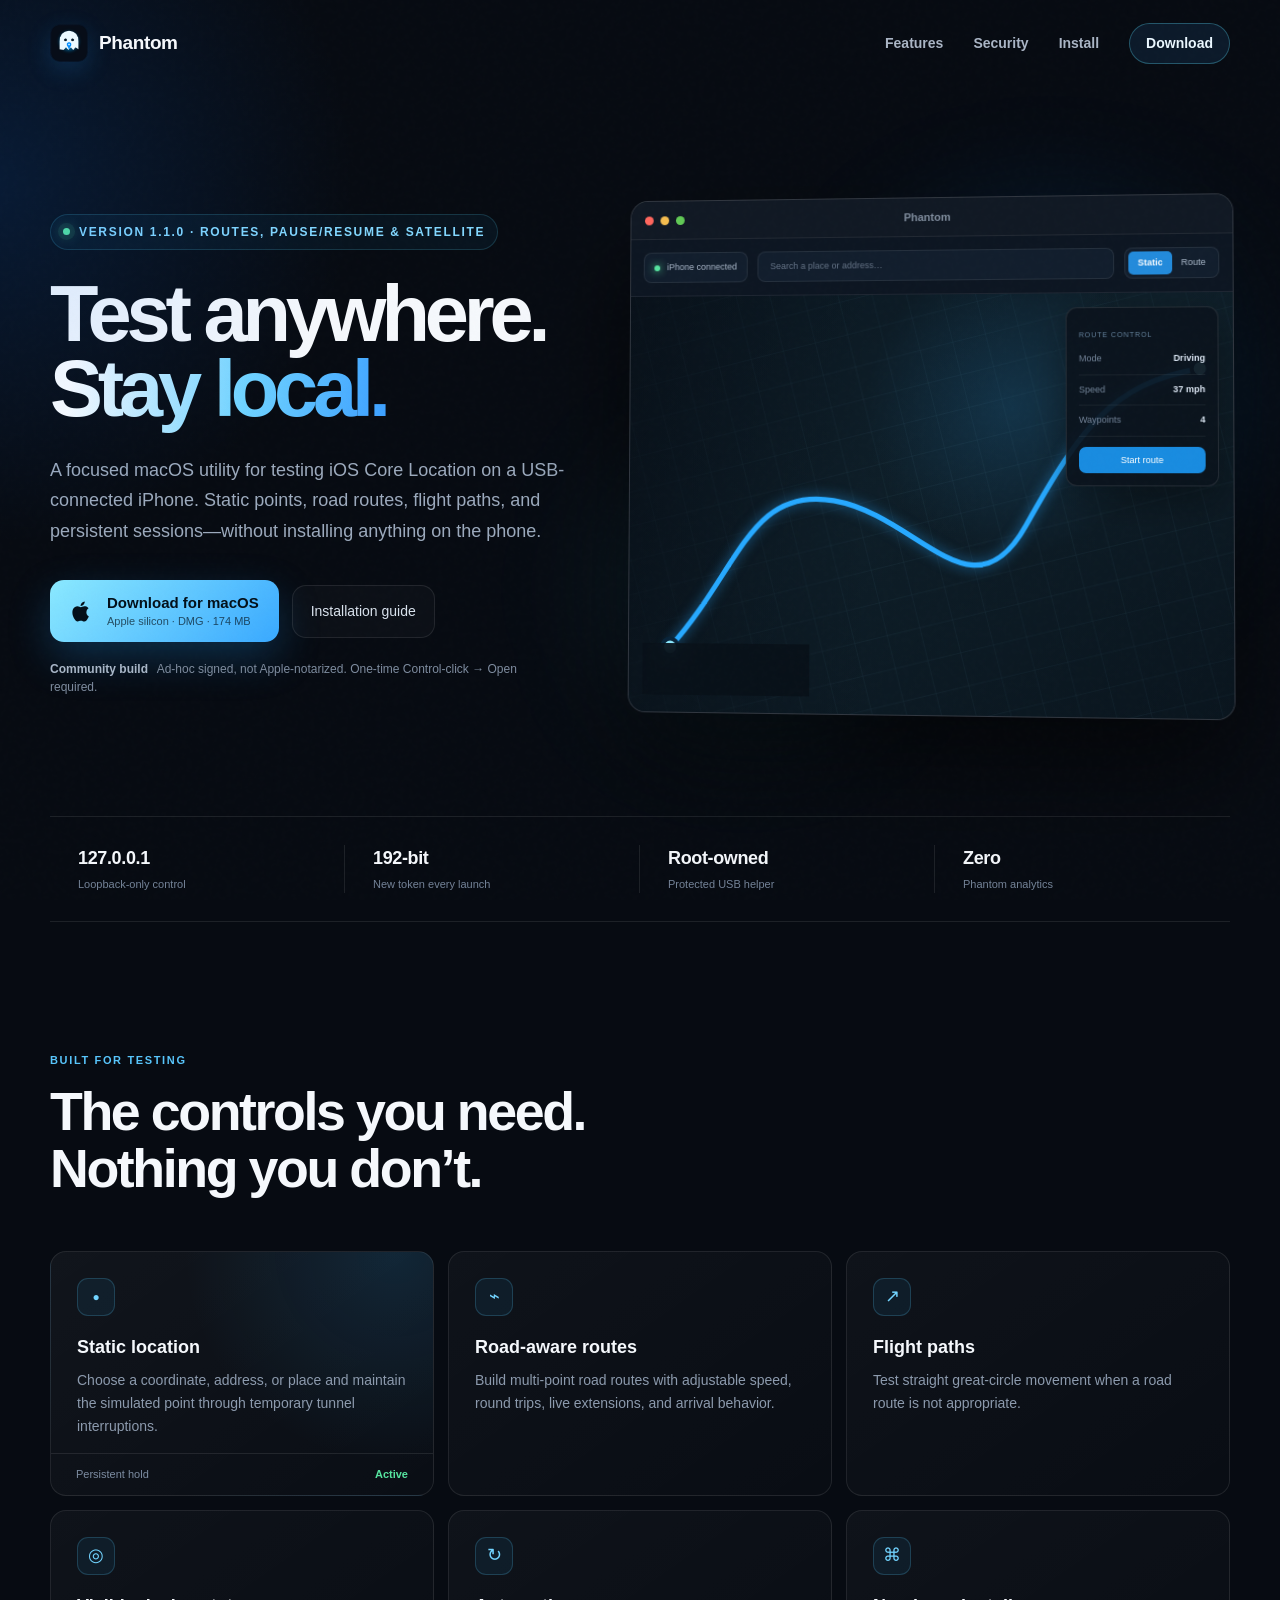
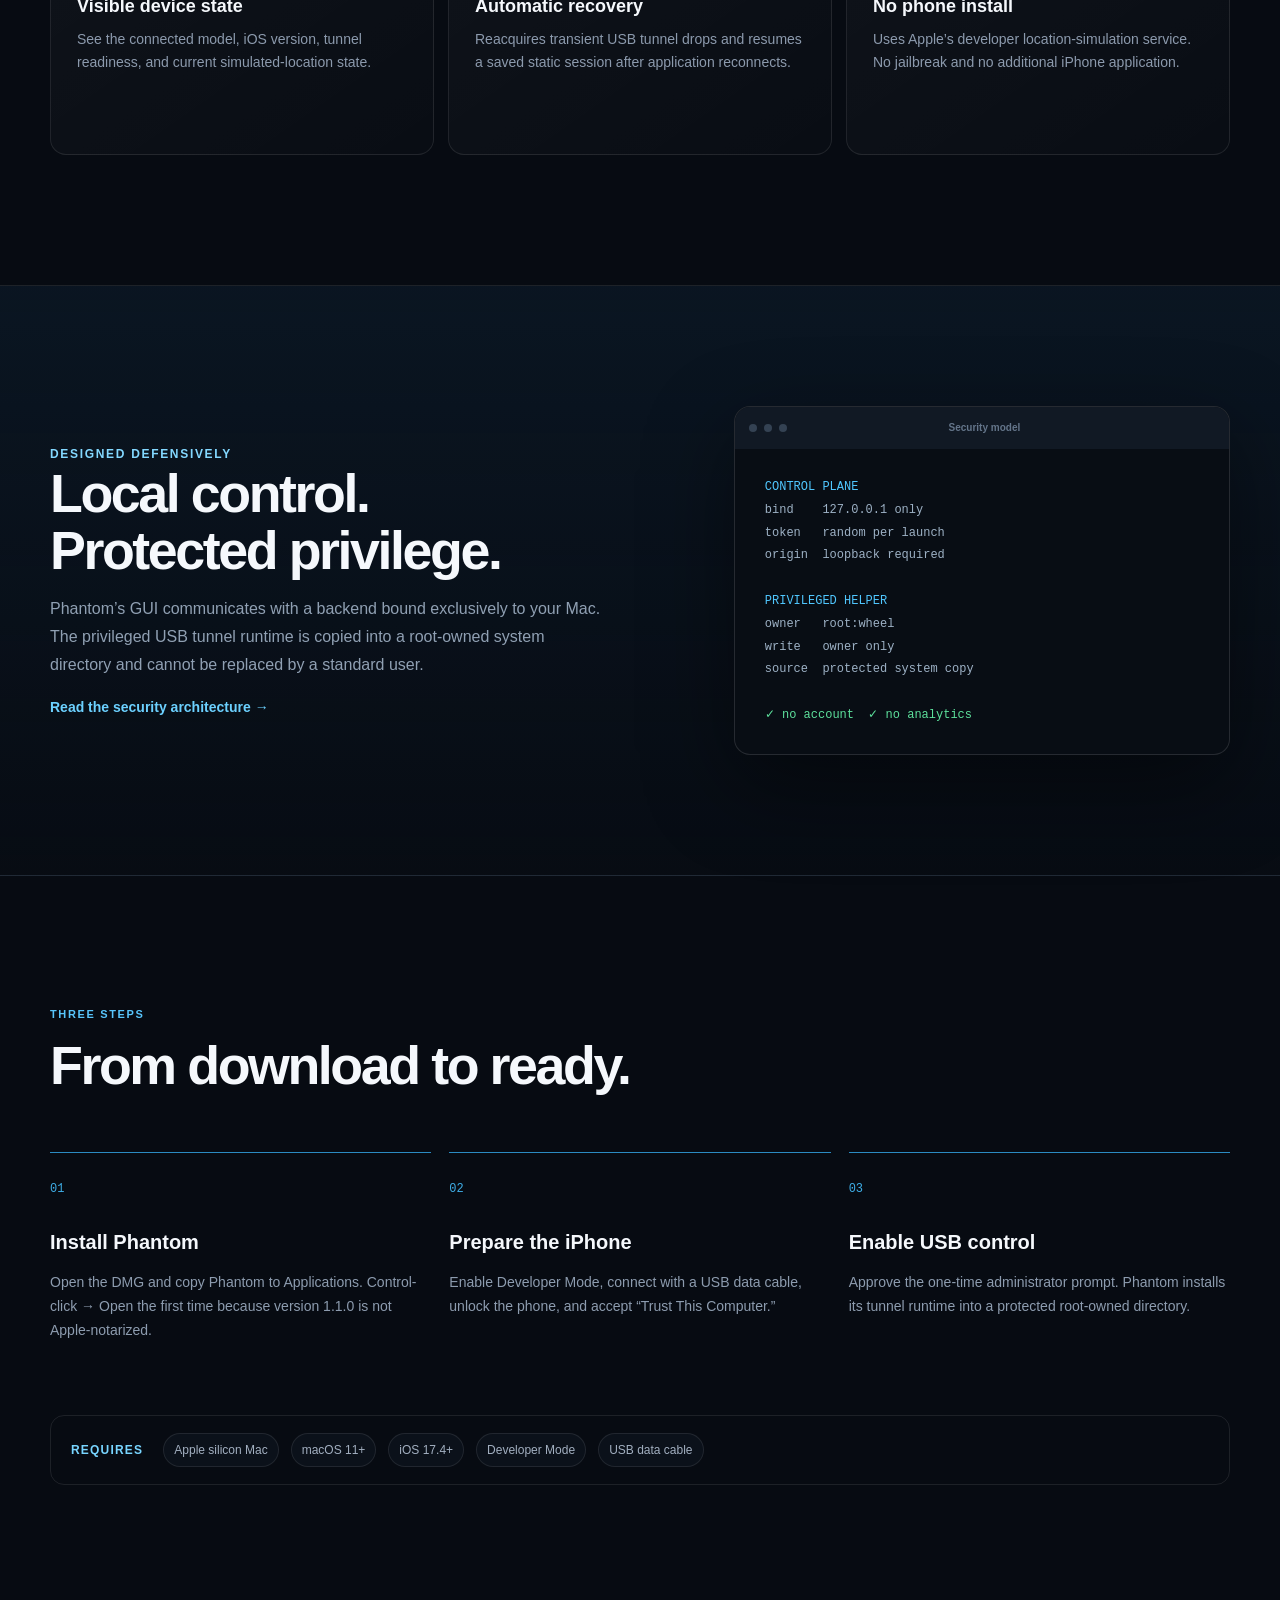
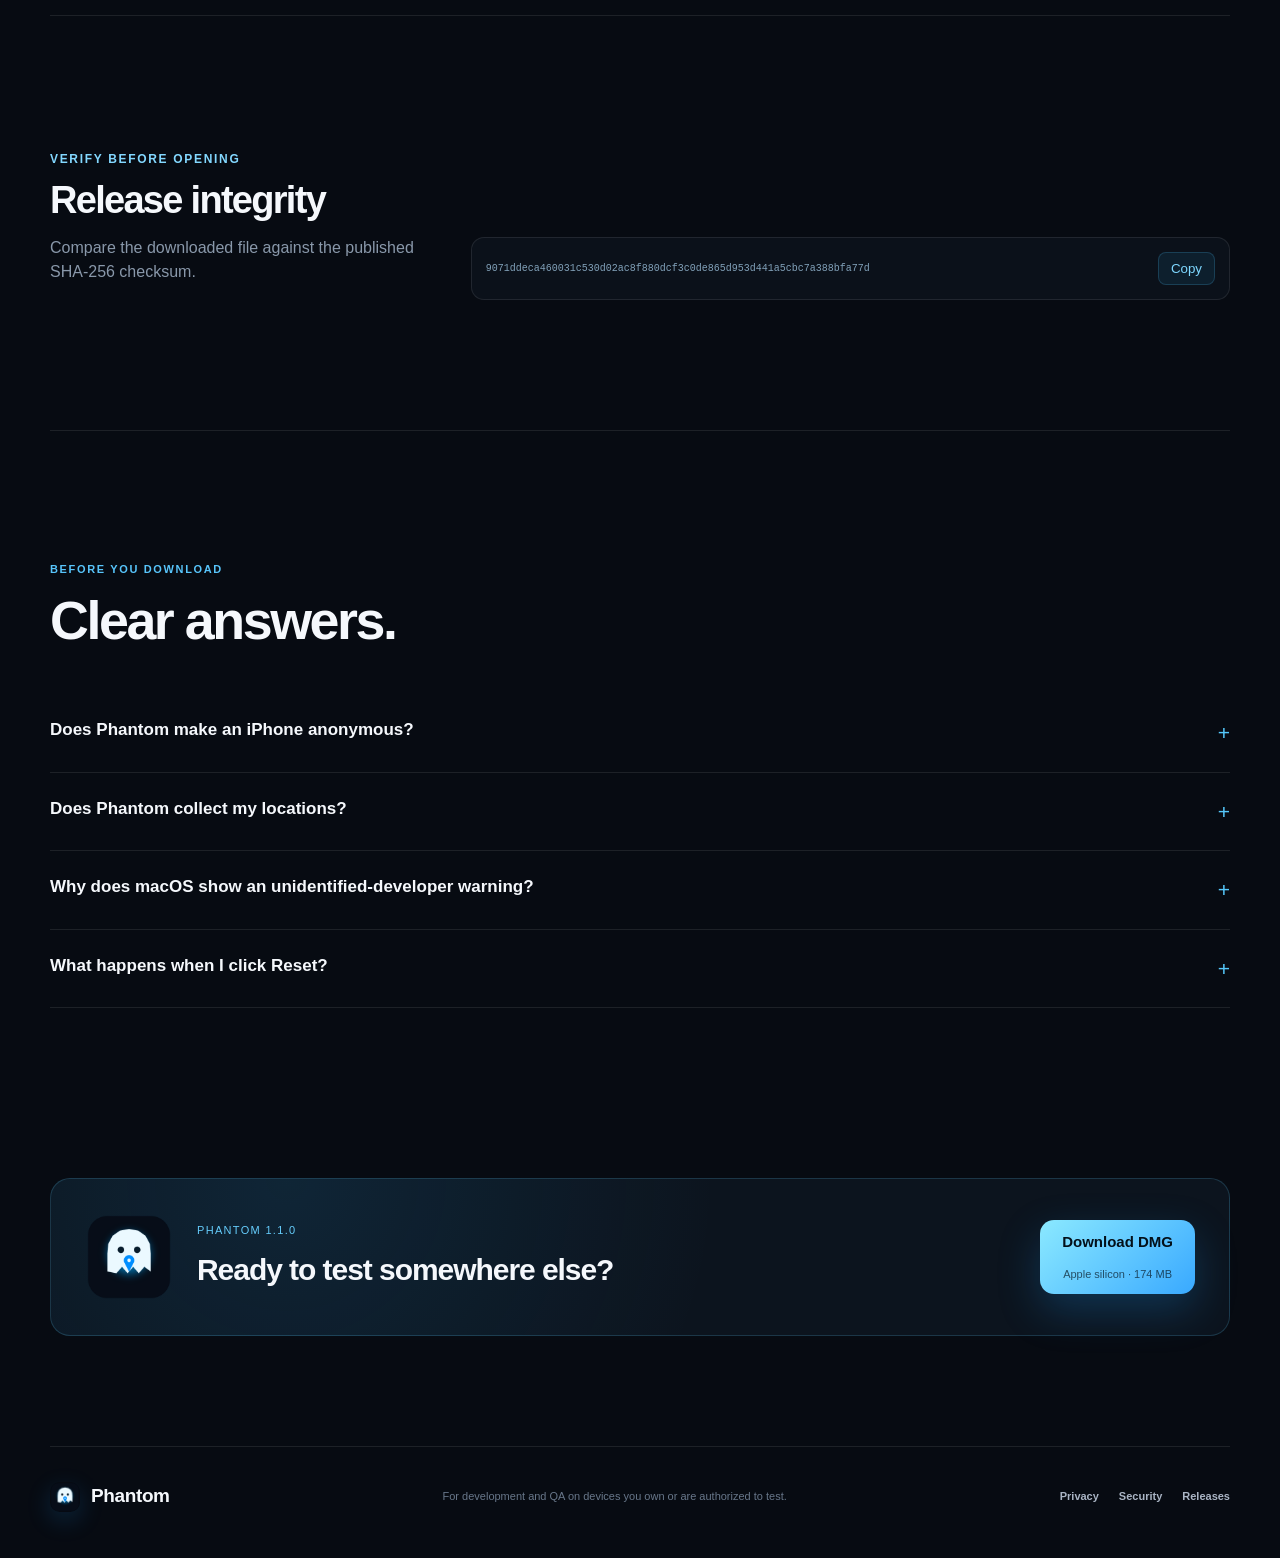
<file: index.html>
<!doctype html>
<html lang="en">
<head>
  <meta charset="utf-8" />
  <meta name="viewport" content="width=device-width, initial-scale=1" />
  <meta name="description" content="Download Phantom for macOS — local iOS Core Location testing over USB." />
  <meta name="theme-color" content="#070b12" />
  <title>Phantom — iOS Location Testing for macOS</title>
  <link rel="icon" href="/icon.png" />
  <link rel="stylesheet" href="/styles.css" />
</head>
<body>
  <div class="noise" aria-hidden="true"></div>
  <header class="nav shell">
    <a class="brand" href="#top" aria-label="Phantom home">
      <img src="/icon.png" alt="" width="38" height="38" />
      <span>Phantom</span>
    </a>
    <nav aria-label="Main navigation">
      <a href="#features">Features</a>
      <a href="#security">Security</a>
      <a href="#install">Install</a>
      <a class="nav-download" href="https://github.com/bitbuyer420/phantom-location-download/releases/download/v1.1.0/Phantom-1.1.0-arm64.dmg">Download</a>
    </nav>
  </header>

  <main id="top">
    <section class="hero shell">
      <div class="hero-copy">
        <div class="eyebrow"><span class="pulse"></span> Version 1.1.0 · Routes, pause/resume &amp; satellite</div>
        <h1>Test anywhere.<br><span>Stay local.</span></h1>
        <p class="lede">A focused macOS utility for testing iOS Core Location on a USB-connected iPhone. Static points, road routes, flight paths, and persistent sessions—without installing anything on the phone.</p>
        <div class="hero-actions">
          <a class="download-btn" href="https://github.com/bitbuyer420/phantom-location-download/releases/download/v1.1.0/Phantom-1.1.0-arm64.dmg">
            <svg viewBox="0 0 24 24" aria-hidden="true"><path d="M17.1 12.7c0-2.7 2.2-4 2.3-4.1-1.3-1.9-3.3-2.1-4-2.1-1.7-.2-3.3 1-4.1 1s-2.1-1-3.5-1c-1.8 0-3.5 1.1-4.4 2.7-1.9 3.3-.5 8.1 1.3 10.7.9 1.3 1.9 2.7 3.3 2.6 1.3-.1 1.8-.8 3.5-.8 1.6 0 2.1.8 3.5.8 1.5 0 2.4-1.3 3.2-2.6 1-1.5 1.4-2.9 1.4-3-.1 0-2.5-1-2.5-4.2ZM14.3 4.7c.7-.9 1.2-2.1 1.1-3.2-1.1.1-2.4.7-3.2 1.6-.7.8-1.3 2-1.1 3.1 1.2.1 2.4-.6 3.2-1.5Z"/></svg>
            <span><strong>Download for macOS</strong><small>Apple silicon · DMG · 174 MB</small></span>
          </a>
          <a class="secondary-btn" href="#install">Installation guide</a>
        </div>
        <div class="release-note"><span>Community build</span> Ad-hoc signed, not Apple-notarized. One-time Control-click → Open required.</div>
      </div>

      <div class="product-stage" aria-label="Phantom application preview">
        <div class="glow glow-one"></div><div class="glow glow-two"></div>
        <div class="app-window">
          <div class="titlebar"><i></i><i></i><i></i><b>Phantom</b></div>
          <div class="app-toolbar">
            <div class="device-pill"><span></span> iPhone connected</div>
            <div class="search-pill">Search a place or address…</div>
            <div class="mode-pill"><b>Static</b><span>Route</span></div>
          </div>
          <div class="map-ui">
            <div class="map-grid"></div>
            <svg class="route-line" viewBox="0 0 600 400" preserveAspectRatio="none" aria-hidden="true"><path d="M42,338 C112,264 122,183 207,197 S345,311 398,220 S482,86 568,72"/><circle cx="42" cy="338" r="8"/><circle cx="568" cy="72" r="8"/></svg>
            <div class="location-card"><span class="live-dot"></span><div><small>LOCATION HOLD</small><strong>Persistent session active</strong></div></div>
            <div class="route-card"><small>ROUTE CONTROL</small><div class="metric"><span>Mode</span><b>Driving</b></div><div class="metric"><span>Speed</span><b>37 mph</b></div><div class="metric"><span>Waypoints</span><b>4</b></div><button>Start route</button></div>
          </div>
        </div>
      </div>
    </section>

    <section class="trust shell" aria-label="Product assurances">
      <div><b>127.0.0.1</b><span>Loopback-only control</span></div>
      <div><b>192-bit</b><span>New token every launch</span></div>
      <div><b>Root-owned</b><span>Protected USB helper</span></div>
      <div><b>Zero</b><span>Phantom analytics</span></div>
    </section>

    <section class="section shell" id="features">
      <div class="section-heading"><span>Built for testing</span><h2>The controls you need.<br>Nothing you don’t.</h2></div>
      <div class="feature-grid">
        <article class="feature featured"><div class="feature-icon pin-icon">●</div><h3>Static location</h3><p>Choose a coordinate, address, or place and maintain the simulated point through temporary tunnel interruptions.</p><div class="mini-ui"><span>Persistent hold</span><b>Active</b></div></article>
        <article class="feature"><div class="feature-icon">⌁</div><h3>Road-aware routes</h3><p>Build multi-point road routes with adjustable speed, round trips, live extensions, and arrival behavior.</p></article>
        <article class="feature"><div class="feature-icon">↗</div><h3>Flight paths</h3><p>Test straight great-circle movement when a road route is not appropriate.</p></article>
        <article class="feature"><div class="feature-icon">◎</div><h3>Visible device state</h3><p>See the connected model, iOS version, tunnel readiness, and current simulated-location state.</p></article>
        <article class="feature"><div class="feature-icon">↻</div><h3>Automatic recovery</h3><p>Reacquires transient USB tunnel drops and resumes a saved static session after application reconnects.</p></article>
        <article class="feature"><div class="feature-icon">⌘</div><h3>No phone install</h3><p>Uses Apple’s developer location-simulation service. No jailbreak and no additional iPhone application.</p></article>
      </div>
    </section>

    <section class="security-section" id="security">
      <div class="shell security-layout">
        <div><span class="kicker">Designed defensively</span><h2>Local control.<br>Protected privilege.</h2><p>Phantom’s GUI communicates with a backend bound exclusively to your Mac. The privileged USB tunnel runtime is copied into a root-owned system directory and cannot be replaced by a standard user.</p><a href="/security.html">Read the security architecture →</a></div>
        <div class="terminal-card">
          <div class="terminal-top"><span></span><span></span><span></span><b>Security model</b></div>
          <code><i>CONTROL PLANE</i><br>bind&nbsp;&nbsp;&nbsp;&nbsp;127.0.0.1 only<br>token&nbsp;&nbsp;&nbsp;random per launch<br>origin&nbsp;&nbsp;loopback required<br><br><i>PRIVILEGED HELPER</i><br>owner&nbsp;&nbsp;&nbsp;root:wheel<br>write&nbsp;&nbsp;&nbsp;owner only<br>source&nbsp;&nbsp;protected system copy<br><br><em>✓ no account&nbsp;&nbsp;✓ no analytics</em></code>
        </div>
      </div>
    </section>

    <section class="section shell install" id="install">
      <div class="section-heading"><span>Three steps</span><h2>From download to ready.</h2></div>
      <div class="steps">
        <article><b>01</b><h3>Install Phantom</h3><p>Open the DMG and copy Phantom to Applications. Control-click → Open the first time because version 1.1.0 is not Apple-notarized.</p></article>
        <article><b>02</b><h3>Prepare the iPhone</h3><p>Enable Developer Mode, connect with a USB data cable, unlock the phone, and accept “Trust This Computer.”</p></article>
        <article><b>03</b><h3>Enable USB control</h3><p>Approve the one-time administrator prompt. Phantom installs its tunnel runtime into a protected root-owned directory.</p></article>
      </div>
      <div class="requirements"><strong>Requires</strong><span>Apple silicon Mac</span><span>macOS 11+</span><span>iOS 17.4+</span><span>Developer Mode</span><span>USB data cable</span></div>
    </section>

    <section class="section shell integrity">
      <div><span class="kicker">Verify before opening</span><h2>Release integrity</h2><p>Compare the downloaded file against the published SHA-256 checksum.</p></div>
      <div class="hash-box"><code id="checksum">9071ddeca460031c530d02ac8f880dcf3c0de865d953d441a5cbc7a388bfa77d</code><button id="copyHash" type="button">Copy</button></div>
    </section>

    <section class="section shell faq">
      <div class="section-heading"><span>Before you download</span><h2>Clear answers.</h2></div>
      <details><summary>Does Phantom make an iPhone anonymous?</summary><p>No. It changes app-visible Core Location for development and QA. It does not alter carrier records, cell towers, IP geolocation, emergency location, physical cameras, phone-number records, or historical account data.</p></details>
      <details><summary>Does Phantom collect my locations?</summary><p>Phantom has no first-party analytics or account service. Bookmarks and recent points stay on the Mac. OpenFreeMap, Nominatim, and OSRM receive map, search, or routing requests; review the <a href="/privacy.html">privacy notice</a> before entering sensitive locations.</p></details>
      <details><summary>Why does macOS show an unidentified-developer warning?</summary><p>This community release is ad-hoc signed and checksummed but not Apple-notarized. Control-click Phantom in Applications and choose Open once. Never disable Gatekeeper globally.</p></details>
      <details><summary>What happens when I click Reset?</summary><p>Phantom stops the active hold or route, clears Apple’s location simulation service, and restores normal Core Location behavior.</p></details>
    </section>

    <section class="cta shell">
      <img src="/icon.png" width="88" height="88" alt="Phantom icon" />
      <div><span>Phantom 1.1.0</span><h2>Ready to test somewhere else?</h2></div>
      <a class="download-btn compact" href="https://github.com/bitbuyer420/phantom-location-download/releases/download/v1.1.0/Phantom-1.1.0-arm64.dmg"><strong>Download DMG</strong><small>Apple silicon · 174 MB</small></a>
    </section>
  </main>

  <footer class="shell"><div class="brand"><img src="/icon.png" alt="" width="30" height="30" /><span>Phantom</span></div><p>For development and QA on devices you own or are authorized to test.</p><nav><a href="/privacy.html">Privacy</a><a href="/security.html">Security</a><a href="https://github.com/bitbuyer420/phantom-location-download/releases">Releases</a></nav></footer>
  <script src="/script.js"></script>
</body>
</html>
</file>
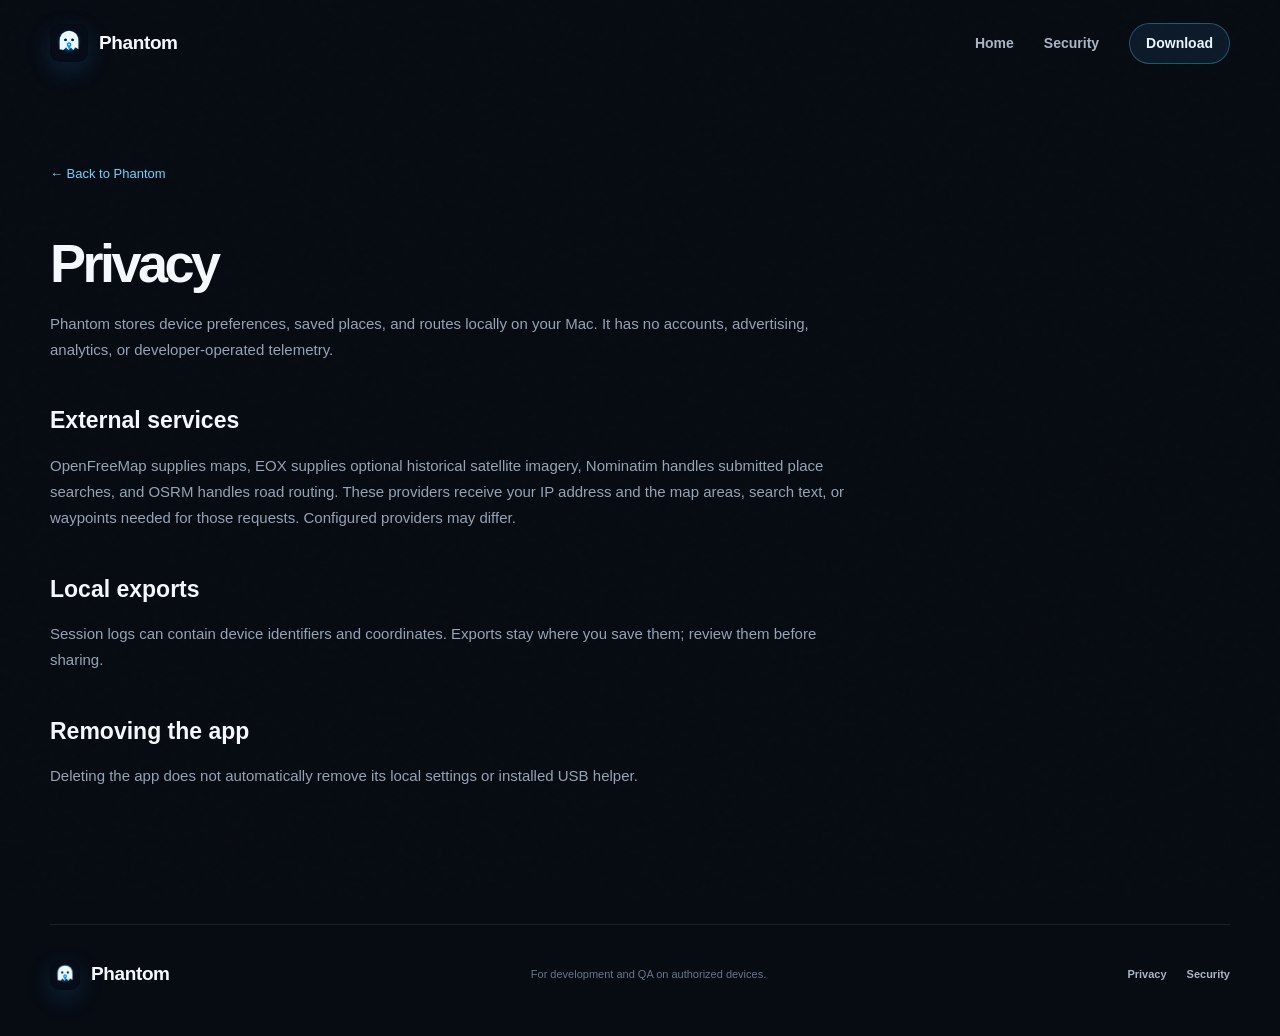
<file: privacy.html>
<!doctype html><html lang="en"><head><meta charset="utf-8"><meta name="viewport" content="width=device-width,initial-scale=1"><meta name="description" content="Phantom privacy notice"><meta name="theme-color" content="#070b12"><title>Privacy — Phantom</title><link rel="icon" href="/icon.png"><link rel="stylesheet" href="/styles.css"></head><body><div class="noise" aria-hidden="true"></div><header class="nav shell"><a class="brand" href="/"><img src="/icon.png" alt="" width="38" height="38"><span>Phantom</span></a><nav><a href="/">Home</a><a href="/security.html">Security</a><a class="nav-download" href="https://github.com/bitbuyer420/phantom-location-download/releases/download/v1.1.0/Phantom-1.1.0-arm64.dmg">Download</a></nav></header><main class="legal-page shell"><div class="legal-wrap"><a class="back-link" href="/">← Back to Phantom</a><h1>Privacy</h1><p>Phantom stores device preferences, saved places, and routes locally on your Mac. It has no accounts, advertising, analytics, or developer-operated telemetry.</p><h2>External services</h2><p>OpenFreeMap supplies maps, EOX supplies optional historical satellite imagery, Nominatim handles submitted place searches, and OSRM handles road routing. These providers receive your IP address and the map areas, search text, or waypoints needed for those requests. Configured providers may differ.</p><h2>Local exports</h2><p>Session logs can contain device identifiers and coordinates. Exports stay where you save them; review them before sharing.</p><h2>Removing the app</h2><p>Deleting the app does not automatically remove its local settings or installed USB helper.</p></div></main><footer class="shell"><div class="brand"><img src="/icon.png" alt="" width="30" height="30"><span>Phantom</span></div><p>For development and QA on authorized devices.</p><nav><a href="/privacy.html">Privacy</a><a href="/security.html">Security</a></nav></footer></body></html>
</file>
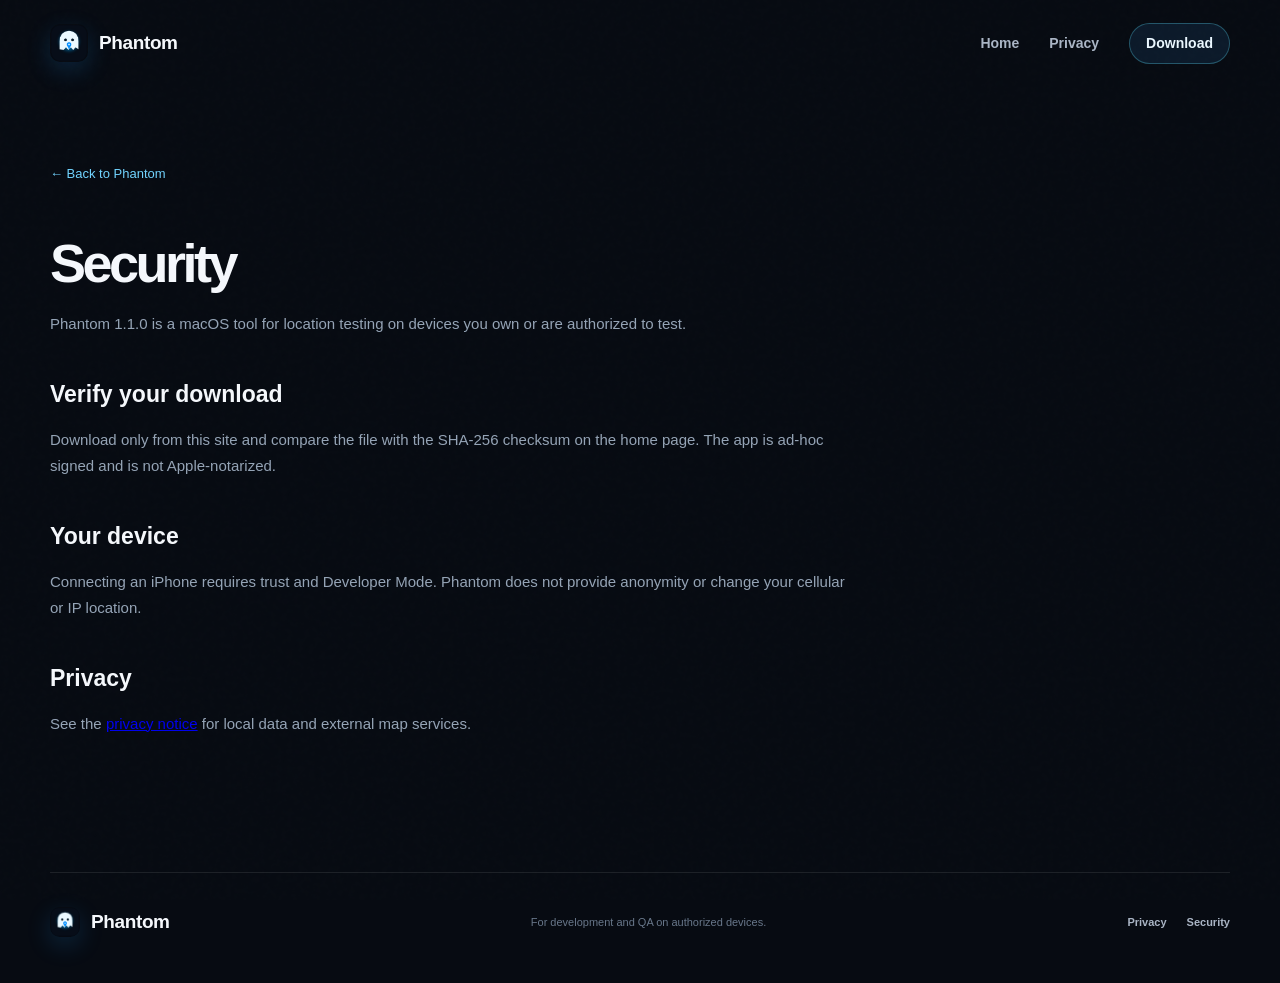
<file: security.html>
<!doctype html><html lang="en"><head><meta charset="utf-8"><meta name="viewport" content="width=device-width,initial-scale=1"><meta name="description" content="Phantom security architecture"><meta name="theme-color" content="#070b12"><title>Security — Phantom</title><link rel="icon" href="/icon.png"><link rel="stylesheet" href="/styles.css"></head><body><div class="noise" aria-hidden="true"></div><header class="nav shell"><a class="brand" href="/"><img src="/icon.png" alt="" width="38" height="38"><span>Phantom</span></a><nav><a href="/">Home</a><a href="/privacy.html">Privacy</a><a class="nav-download" href="https://github.com/bitbuyer420/phantom-location-download/releases/download/v1.1.0/Phantom-1.1.0-arm64.dmg">Download</a></nav></header><main class="legal-page shell"><div class="legal-wrap"><a class="back-link" href="/">← Back to Phantom</a><h1>Security</h1><p>Phantom 1.1.0 is a macOS tool for location testing on devices you own or are authorized to test.</p><h2>Verify your download</h2><p>Download only from this site and compare the file with the SHA-256 checksum on the home page. The app is ad-hoc signed and is not Apple-notarized.</p><h2>Your device</h2><p>Connecting an iPhone requires trust and Developer Mode. Phantom does not provide anonymity or change your cellular or IP location.</p><h2>Privacy</h2><p>See the <a href="/privacy">privacy notice</a> for local data and external map services.</p></div></main><footer class="shell"><div class="brand"><img src="/icon.png" alt="" width="30" height="30"><span>Phantom</span></div><p>For development and QA on authorized devices.</p><nav><a href="/privacy.html">Privacy</a><a href="/security.html">Security</a></nav></footer></body></html>
</file>
<file: styles.css>
:root{--bg:#070b12;--panel:#0d141f;--panel2:#111b29;--line:rgba(255,255,255,.09);--text:#f5f8fc;--muted:#91a0b4;--blue:#39a9ff;--cyan:#5ce1ff;--green:#56e39f;--shadow:0 30px 90px rgba(0,0,0,.45)}*{box-sizing:border-box}html{scroll-behavior:smooth}body{margin:0;background:var(--bg);color:var(--text);font-family:-apple-system,BlinkMacSystemFont,"SF Pro Display","Segoe UI",sans-serif;line-height:1.5;overflow-x:hidden}.noise{position:fixed;inset:0;pointer-events:none;opacity:.025;z-index:10;background-image:url("data:image/svg+xml,%3Csvg viewBox='0 0 180 180' xmlns='http://www.w3.org/2000/svg'%3E%3Cfilter id='n'%3E%3CfeTurbulence type='fractalNoise' baseFrequency='.9' numOctaves='4' stitchTiles='stitch'/%3E%3C/filter%3E%3Crect width='100%25' height='100%25' filter='url(%23n)' opacity='.55'/%3E%3C/svg%3E")}.shell{width:min(1180px,calc(100% - 48px));margin-inline:auto}.nav{height:86px;display:flex;align-items:center;justify-content:space-between;position:relative;z-index:20}.brand{display:flex;align-items:center;gap:11px;color:var(--text);text-decoration:none;font-weight:700;font-size:19px;letter-spacing:-.02em}.brand img{border-radius:10px;box-shadow:0 8px 24px rgba(31,154,255,.18)}nav{display:flex;align-items:center;gap:30px}nav a{color:#aab5c5;text-decoration:none;font-size:14px;font-weight:550;transition:.2s}nav a:hover{color:white}.nav-download{color:#eaf7ff!important;border:1px solid rgba(92,225,255,.3);background:rgba(57,169,255,.1);padding:9px 16px;border-radius:999px}.hero{min-height:730px;padding:92px 0 84px;display:grid;grid-template-columns:.92fr 1.08fr;align-items:center;gap:58px}.hero:before{content:"";position:absolute;width:760px;height:760px;border-radius:50%;left:-390px;top:-200px;background:radial-gradient(circle,rgba(14,118,255,.15),transparent 68%);pointer-events:none}.eyebrow,.kicker{font-size:12px;text-transform:uppercase;letter-spacing:.14em;font-weight:750;color:#83d8ff}.eyebrow{display:inline-flex;align-items:center;gap:9px;border:1px solid rgba(92,225,255,.17);background:rgba(34,131,192,.08);padding:8px 12px;border-radius:999px}.pulse{width:7px;height:7px;border-radius:50%;background:var(--green);box-shadow:0 0 0 5px rgba(86,227,159,.09),0 0 14px rgba(86,227,159,.7)}h1{font-size:clamp(56px,6.2vw,88px);line-height:.95;letter-spacing:-.065em;margin:26px 0 28px;max-width:720px}h1 span{background:linear-gradient(100deg,#fff 8%,#6fd3ff 58%,#3c9fff);-webkit-background-clip:text;color:transparent}.lede{max-width:610px;color:#9caabd;font-size:18px;line-height:1.7;margin:0 0 34px}.hero-actions{display:flex;align-items:center;gap:13px;flex-wrap:wrap}.download-btn{display:inline-flex;align-items:center;gap:14px;text-decoration:none;color:#03101a;background:linear-gradient(135deg,#8be9ff,#39a9ff);border-radius:14px;padding:13px 20px;box-shadow:0 16px 42px rgba(28,149,235,.25);transition:transform .2s,box-shadow .2s}.download-btn:hover{transform:translateY(-2px);box-shadow:0 20px 52px rgba(28,149,235,.34)}.download-btn svg{width:23px;height:23px;fill:#03101a}.download-btn span,.download-btn.compact{display:flex;flex-direction:column}.download-btn strong{font-size:15px;line-height:1.3}.download-btn small{font-size:11px;opacity:.67}.secondary-btn{padding:15px 18px;border:1px solid var(--line);border-radius:14px;color:#d9e2ed;text-decoration:none;font-size:14px;background:rgba(255,255,255,.025)}.release-note{font-size:12px;color:#7e8c9f;margin-top:18px}.release-note span{color:#a9b7c8;font-weight:700;margin-right:6px}.product-stage{position:relative;perspective:1000px}.glow{position:absolute;border-radius:50%;filter:blur(75px);pointer-events:none}.glow-one{width:300px;height:300px;background:rgba(0,139,255,.27);right:5%;top:10%}.glow-two{width:210px;height:210px;background:rgba(72,224,255,.17);left:3%;bottom:4%}.app-window{position:relative;border:1px solid rgba(255,255,255,.16);border-radius:18px;background:#09111b;box-shadow:0 50px 100px rgba(0,0,0,.55),0 0 0 1px rgba(255,255,255,.03) inset;overflow:hidden;transform:rotateY(-3deg) rotateX(1deg)}.titlebar{height:39px;background:#111924;border-bottom:1px solid rgba(255,255,255,.07);display:flex;align-items:center;gap:7px;padding:0 14px}.titlebar i{width:9px;height:9px;border-radius:50%;background:#3a4655}.titlebar i:first-child{background:#ff665d}.titlebar i:nth-child(2){background:#f5bd4f}.titlebar i:nth-child(3){background:#61c955}.titlebar b{font-size:11px;color:#7f8c9d;margin:auto;transform:translateX(-24px)}.app-toolbar{height:58px;display:flex;align-items:center;gap:10px;padding:0 13px;background:#0d1622;border-bottom:1px solid rgba(255,255,255,.07)}.device-pill,.search-pill,.mode-pill{height:31px;border:1px solid rgba(255,255,255,.08);border-radius:8px;background:#121e2d;display:flex;align-items:center;font-size:9px;color:#aab8ca}.device-pill{padding:0 10px;gap:7px;white-space:nowrap}.device-pill span{width:6px;height:6px;background:#56e39f;border-radius:50%;box-shadow:0 0 8px #56e39f}.search-pill{flex:1;padding:0 12px;color:#657386}.mode-pill{padding:3px}.mode-pill b,.mode-pill span{padding:5px 9px;border-radius:5px}.mode-pill b{background:#238bdb;color:white}.map-ui{height:420px;position:relative;background:radial-gradient(circle at 64% 27%,rgba(27,86,125,.38),transparent 30%),linear-gradient(145deg,#0b1822,#0e1e28 45%,#0a151e);overflow:hidden}.map-grid{position:absolute;inset:-20%;opacity:.17;background-image:linear-gradient(rgba(94,150,174,.4) 1px,transparent 1px),linear-gradient(90deg,rgba(94,150,174,.4) 1px,transparent 1px);background-size:28px 28px;transform:rotate(-14deg) scale(1.2)}.map-ui:after{content:"";position:absolute;inset:0;background:linear-gradient(90deg,rgba(7,13,21,.62),transparent 40%)}.route-line{position:absolute;inset:0;width:100%;height:100%;z-index:1}.route-line path{fill:none;stroke:#27a9ff;stroke-width:5;filter:drop-shadow(0 0 6px rgba(39,169,255,.6));stroke-linecap:round}.route-line circle{fill:#8de9ff;stroke:#09243a;stroke-width:4}.location-card{position:absolute;z-index:3;left:18px;bottom:18px;display:flex;align-items:center;gap:10px;background:rgba(8,16,25,.88);border:1px solid rgba(101,216,255,.2);padding:11px 13px;border-radius:10px;backdrop-filter:blur(14px)}.live-dot{width:8px;height:8px;background:#57e6a1;border-radius:50%;box-shadow:0 0 11px #57e6a1}.location-card div{display:flex;flex-direction:column}.location-card small,.route-card small{font-size:7px;letter-spacing:.13em;color:#65829c}.location-card strong{font-size:10px;margin-top:2px}.route-card{position:absolute;z-index:3;right:14px;top:14px;width:150px;background:rgba(10,19,29,.92);border:1px solid rgba(255,255,255,.1);border-radius:11px;padding:12px;box-shadow:0 16px 35px rgba(0,0,0,.3)}.metric{display:flex;justify-content:space-between;border-bottom:1px solid rgba(255,255,255,.06);padding:8px 0;font-size:9px}.metric span{color:#748499}.metric b{color:#dce7f4}.route-card button{border:0;background:#198ce0;color:white;width:100%;padding:8px;border-radius:7px;font-size:9px;margin-top:10px}.trust{border-top:1px solid var(--line);border-bottom:1px solid var(--line);display:grid;grid-template-columns:repeat(4,1fr);padding:28px 0}.trust div{display:flex;flex-direction:column;padding:0 28px;border-right:1px solid var(--line)}.trust div:last-child{border:0}.trust b{font-size:18px;letter-spacing:-.02em}.trust span{font-size:11px;color:#748398;margin-top:4px}.section{padding:130px 0}.section-heading span{display:block;color:#58c5fb;text-transform:uppercase;letter-spacing:.15em;font-size:11px;font-weight:750;margin-bottom:15px}.section-heading h2,.security-layout h2,.integrity h2{font-size:clamp(38px,4.2vw,60px);line-height:1.06;letter-spacing:-.045em;margin:0}.feature-grid{display:grid;grid-template-columns:repeat(3,1fr);gap:14px;margin-top:54px}.feature{min-height:245px;border:1px solid var(--line);border-radius:16px;background:linear-gradient(145deg,rgba(255,255,255,.035),rgba(255,255,255,.012));padding:26px;position:relative;overflow:hidden}.feature.featured{background:radial-gradient(circle at 90% 0,rgba(45,166,240,.14),transparent 50%),linear-gradient(145deg,rgba(255,255,255,.045),rgba(255,255,255,.015))}.feature h3{font-size:18px;margin:18px 0 8px}.feature p{font-size:14px;color:#8c9aad;line-height:1.65;margin:0}.feature-icon{width:38px;height:38px;border-radius:11px;border:1px solid rgba(91,207,255,.2);background:rgba(35,142,210,.09);color:#72d4ff;display:grid;place-items:center;font-size:18px}.pin-icon{font-size:12px}.mini-ui{position:absolute;bottom:0;left:0;right:0;border-top:1px solid var(--line);padding:12px 25px;display:flex;justify-content:space-between;font-size:11px;color:#7d8da2}.mini-ui b{color:var(--green)}.security-section{background:linear-gradient(180deg,rgba(12,28,44,.6),rgba(8,15,24,.2));border-top:1px solid var(--line);border-bottom:1px solid var(--line)}.security-layout{padding:120px 0;display:grid;grid-template-columns:1fr .85fr;align-items:center;gap:100px}.security-layout p{font-size:16px;line-height:1.75;color:#90a0b3;max-width:560px}.security-layout a{color:#6cd1ff;text-decoration:none;font-size:14px;font-weight:650}.terminal-card{border:1px solid rgba(255,255,255,.12);border-radius:16px;background:#080d14;box-shadow:var(--shadow);overflow:hidden}.terminal-top{height:42px;background:#111924;display:flex;align-items:center;gap:7px;padding:0 14px}.terminal-top span{width:8px;height:8px;border-radius:50%;background:#344253}.terminal-top b{margin:auto;transform:translateX(-20px);font-size:10px;color:#64758a}.terminal-card code{display:block;padding:27px 30px;color:#9db1c5;font:12px/1.9 "SFMono-Regular",Consolas,monospace}.terminal-card code i{font-style:normal;color:#50c7ff}.terminal-card code em{font-style:normal;color:#5de09c}.steps{display:grid;grid-template-columns:repeat(3,1fr);gap:18px;margin-top:58px}.steps article{border-top:1px solid #2b8bc2;padding-top:22px}.steps article>b{font:12px "SFMono-Regular",monospace;color:#3eaee7}.steps h3{font-size:20px;margin:28px 0 10px}.steps p{font-size:14px;color:#8d9caf;line-height:1.7}.requirements{margin-top:58px;border:1px solid var(--line);border-radius:14px;padding:17px 20px;display:flex;align-items:center;gap:12px;flex-wrap:wrap}.requirements strong{font-size:12px;text-transform:uppercase;letter-spacing:.1em;color:#78d5ff;margin-right:8px}.requirements span{font-size:12px;color:#a2afc0;border:1px solid var(--line);background:#0b111a;padding:7px 10px;border-radius:999px}.integrity{display:grid;grid-template-columns:.65fr 1.35fr;align-items:end;gap:55px;border-top:1px solid var(--line)}.integrity h2{font-size:38px;margin-top:10px}.integrity p{color:#8998aa}.hash-box{border:1px solid var(--line);background:#0b111a;border-radius:13px;padding:14px;display:flex;align-items:center;gap:12px;min-width:0}.hash-box code{font:10px/1.5 "SFMono-Regular",monospace;color:#82a2ba;word-break:break-all;flex:1}.hash-box button{border:1px solid rgba(78,190,245,.2);background:rgba(44,156,211,.1);color:#7ed7ff;padding:8px 12px;border-radius:8px;cursor:pointer}.faq{border-top:1px solid var(--line)}.faq .section-heading{margin-bottom:45px}.faq details{border-bottom:1px solid var(--line);padding:0}.faq summary{font-weight:650;font-size:17px;padding:23px 0;cursor:pointer;list-style:none;display:flex;justify-content:space-between}.faq summary:after{content:"+";color:#55c7fa;font-size:21px;font-weight:400}.faq details[open] summary:after{content:"−"}.faq details p{color:#8d9caf;max-width:790px;margin:0 0 24px;line-height:1.7}.faq a{color:#65ccfb}.cta{margin-top:40px;margin-bottom:110px;padding:34px;border:1px solid rgba(96,210,255,.18);border-radius:20px;background:radial-gradient(circle at 20% 0,rgba(35,159,228,.12),transparent 45%),#0c141e;display:grid;grid-template-columns:auto 1fr auto;align-items:center;gap:24px}.cta img{border-radius:20px}.cta span{font-size:11px;color:#65ccfb;text-transform:uppercase;letter-spacing:.12em}.cta h2{font-size:30px;letter-spacing:-.035em;margin:6px 0}.download-btn.compact{padding:12px 22px}.download-btn.compact small{display:block}footer{border-top:1px solid var(--line);padding:30px 0 42px;display:flex;align-items:center;justify-content:space-between;gap:25px;color:#68778a;font-size:11px}footer nav{gap:20px}footer nav a{font-size:11px}.legal-page{min-height:calc(100vh - 180px);padding:75px 0 120px}.legal-page .legal-wrap{max-width:800px}.legal-page h1{font-size:54px;margin-bottom:22px}.legal-page .updated{color:#6d7e92;font-size:12px;margin-bottom:50px}.legal-page h2{font-size:23px;margin:40px 0 12px}.legal-page p,.legal-page li{color:#95a4b6;font-size:15px;line-height:1.75}.legal-page code{font-size:12px;color:#8ddcff;background:#101a26;padding:2px 6px;border-radius:5px}.back-link{display:inline-block;color:#71d4ff;text-decoration:none;margin-bottom:28px;font-size:13px}@media(max-width:950px){.hero{grid-template-columns:1fr;padding-top:55px}.product-stage{max-width:720px}.security-layout{grid-template-columns:1fr;gap:55px}.feature-grid{grid-template-columns:repeat(2,1fr)}.integrity{grid-template-columns:1fr}.trust{grid-template-columns:repeat(2,1fr);row-gap:25px}.trust div:nth-child(2){border-right:0}.cta{grid-template-columns:auto 1fr}.cta .download-btn{grid-column:1/-1;justify-content:center}}@media(max-width:650px){.shell{width:min(100% - 28px,1180px)}.nav{height:72px}.nav nav a:not(.nav-download){display:none}.hero{padding:48px 0 70px;gap:45px;min-height:auto}h1{font-size:54px}.lede{font-size:16px}.app-window{transform:none}.map-ui{height:350px}.route-card{width:135px}.trust{grid-template-columns:1fr 1fr}.trust div{padding:0 12px}.feature-grid,.steps{grid-template-columns:1fr}.section{padding:90px 0}.security-layout{padding:90px 0}.cta{grid-template-columns:1fr;text-align:center}.cta img{margin:auto}.cta h2{font-size:26px}footer{align-items:flex-start;flex-direction:column}footer p{margin:0}.hero-actions>*{width:100%;justify-content:center}}
</file>
